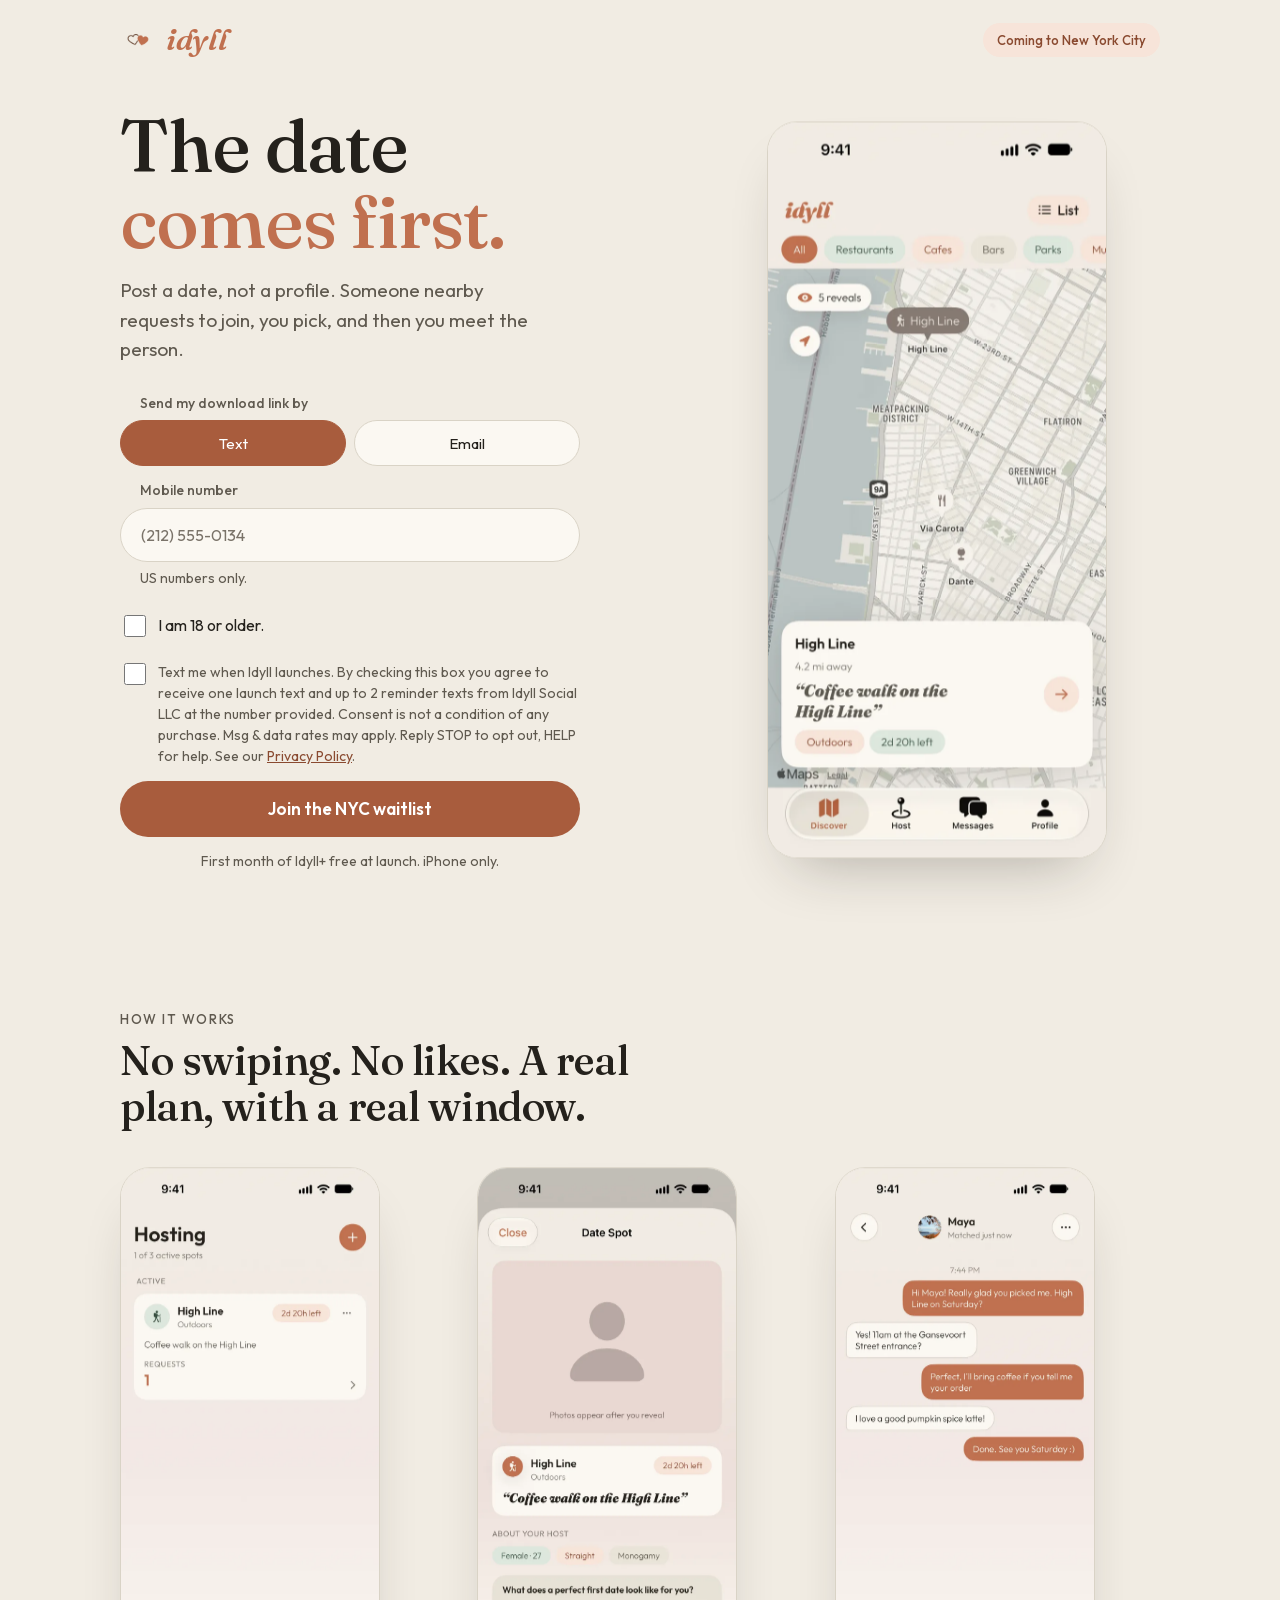
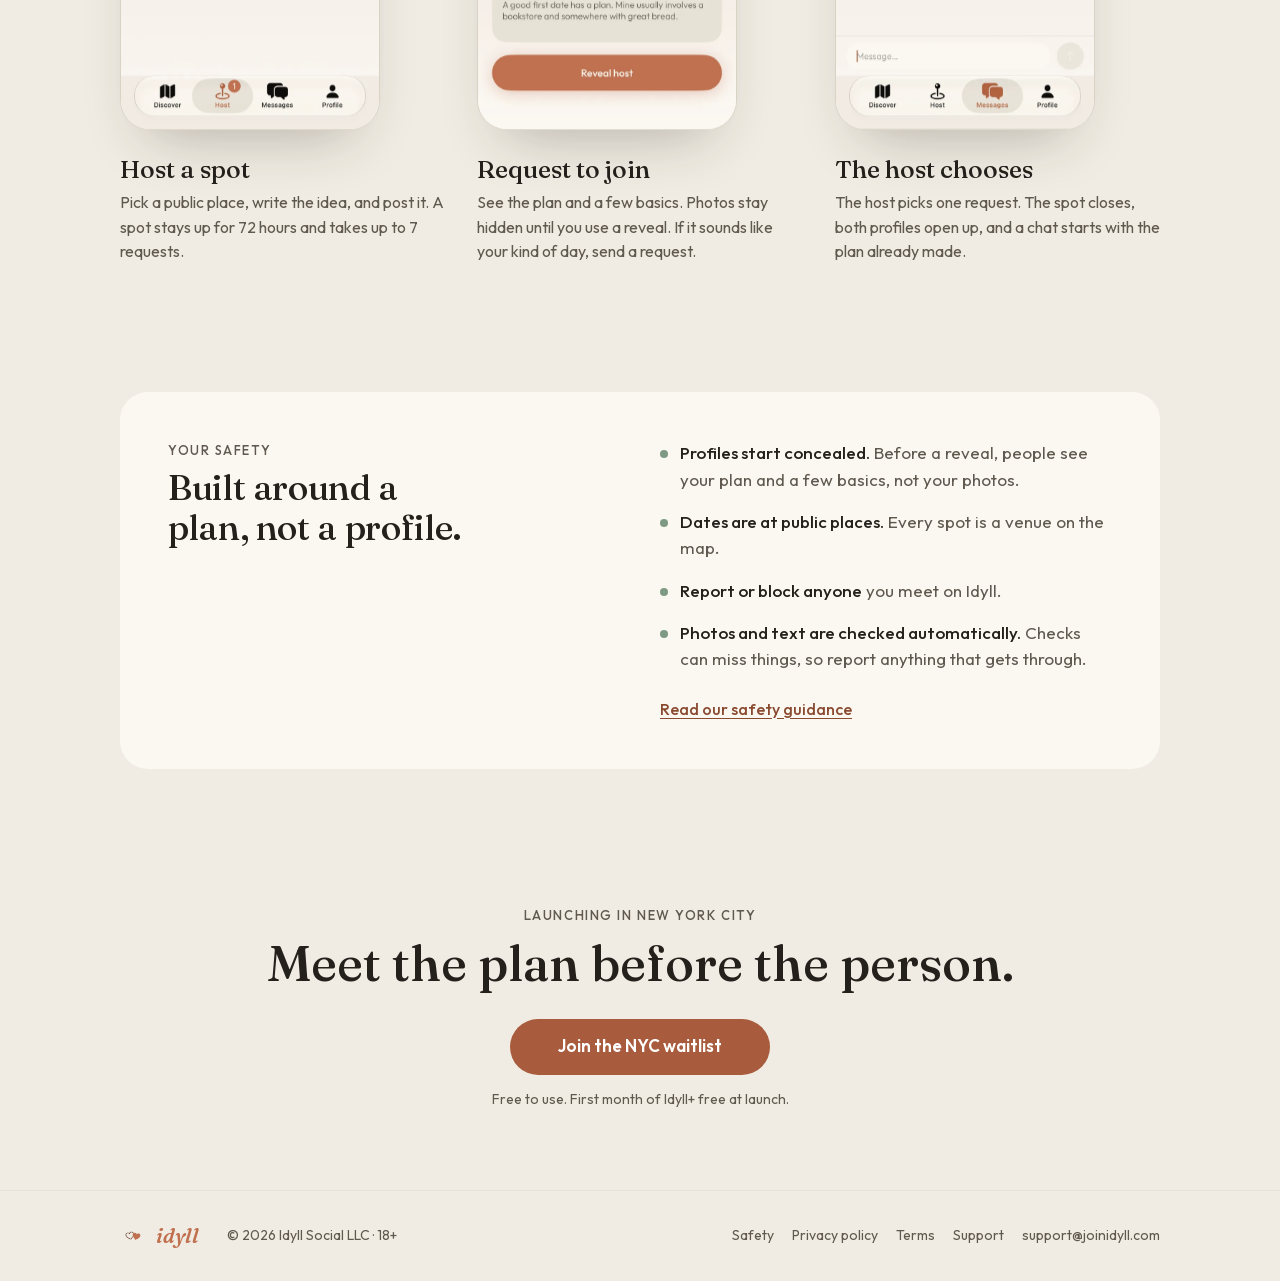
<file: index.html>
<!doctype html><html lang="en"><head><meta charset="utf-8"><meta name="viewport" content="width=device-width,initial-scale=1,viewport-fit=cover"><title>Idyll — The date comes first</title><meta name="description" content="Idyll is a dating app where you post a real date spot and the host picks who joins. Launching in New York City.">
<link rel="icon" type="image/png" sizes="32x32" href="/images/favicon-32.png">
<link rel="apple-touch-icon" href="/images/apple-touch-icon.png">
<link rel="stylesheet" href="/fonts/fonts.css">
<script>document.documentElement.classList.add('js')</script>
<style>
:root{
  --accent:#C0704F; --accent-strong:#A85C3D; --accent-press:#8F4E33; --accent-text:#8A4A30; --accent-soft:#F7E4D9;
  --ground:#F1ECE3; --card:#FBF8F2; --oat-deep:#E7E2D6; --hair:#D9D3C6; --sage:#7E9A84;
  --ink:#24211C; --ink-body:#5F594F;
  --error:#B0412C;
  --display:'Fraunces',Georgia,serif; --ui:'Outfit',system-ui,sans-serif;
  color-scheme:light;
}
*{box-sizing:border-box}
html{-webkit-text-size-adjust:100%}
body{margin:0;background:var(--ground);color:var(--ink);font-family:var(--ui);font-size:17px;line-height:1.55;-webkit-font-smoothing:antialiased}
.wrap{max-width:1080px;margin:0 auto;padding-left:max(20px,env(safe-area-inset-left,0px));padding-right:max(20px,env(safe-area-inset-right,0px))}
h1,h2,h3{text-wrap:balance;margin:0;font-variant-ligatures:none}
.hero h1,.sec h2,.again h2{font-variation-settings:'opsz' 48}
p{margin:0}
.eyebrow{font-size:13px;letter-spacing:.12em;text-transform:uppercase;color:var(--ink-body);font-weight:500}

.site-head .wrap{display:flex;align-items:center;justify-content:space-between;gap:12px;padding-block:22px}
.brand{display:flex;align-items:center;gap:10px;text-decoration:none}
.brand img{width:36px;height:36px;border-radius:9px}
.wordmark{font-family:var(--display);font-style:italic;font-weight:600;font-size:30px;color:var(--accent);line-height:1;letter-spacing:-.01em}
.pill{font-size:13px;font-weight:500;background:var(--accent-soft);color:var(--accent-text);padding:7px 14px;border-radius:999px;white-space:nowrap}

.hero .wrap{display:grid;grid-template-columns:1.1fr .9fr;gap:48px;align-items:center;padding-block:28px 72px}
.hero h1{font-family:var(--display);font-weight:500;font-size:clamp(44px,6.4vw,74px);line-height:1.03;letter-spacing:-.015em}
.hero h1 em{font-style:normal;color:var(--accent)}
.lede{font-size:19px;color:var(--ink-body);margin-top:16px;max-width:32ch}

form.capture{margin-top:28px;display:flex;flex-direction:column;gap:14px;max-width:460px}
.field{display:flex;flex-direction:column;gap:6px}
.field-label{font-size:14px;font-weight:500;color:var(--ink-body);padding-left:20px}
form.capture input[type=email],form.capture input[type=tel]{width:100%;font:inherit;font-size:16px;height:54px;padding:0 20px;border-radius:999px;border:1.5px solid var(--hair);background:var(--card);color:var(--ink);transition:border-color .15s,box-shadow .15s}
form.capture input::placeholder{color:#7A7369}
form.capture input[type=email]:focus,form.capture input[type=tel]:focus{outline:none;border-color:var(--accent-strong);box-shadow:0 0 0 4px var(--accent-soft)}
form.capture input[aria-invalid=true]{border-color:var(--error)}

.opts{border:0;margin:0;padding:0;min-width:0}
.opts legend{font-size:14px;font-weight:500;color:var(--ink-body);padding:0 0 6px 20px}
.opts-row{display:flex;gap:8px}
.opt{position:relative;flex:1}
.gender .opt:last-child{flex:1.3}
.opt input{position:absolute;opacity:0;width:1px;height:1px}
.opt span{display:flex;align-items:center;justify-content:center;height:46px;border-radius:999px;border:1.5px solid var(--hair);background:var(--card);color:var(--ink);font-size:15px;cursor:pointer;user-select:none;transition:background .15s,border-color .15s,color .15s,transform .12s}
.opt span:active{transform:scale(.97)}
.opt input:checked+span{background:var(--accent-strong);border-color:var(--accent-strong);color:#fff}
.opt input:focus-visible+span{box-shadow:0 0 0 4px var(--accent-soft)}
.js form.capture .opts.gender{display:none}
.js form.capture.engaged .opts.gender{display:block;animation:fadein .25s ease both}
.panel{display:flex;flex-direction:column;gap:12px}
.panel[hidden]{display:none}
.hint{font-size:14px;color:var(--ink-body);padding-left:20px}
.sms{display:flex;gap:12px;align-items:flex-start;font-size:14px;line-height:1.5;color:var(--ink-body);padding-left:4px;cursor:pointer}
.sms input{width:22px;height:22px;margin:1px 0 0;accent-color:var(--accent-strong);flex:none}
.sms a{color:var(--accent-text)}

.age{display:flex;gap:12px;align-items:center;min-height:44px;font-size:16px;padding-left:4px;cursor:pointer}
.age input{width:22px;height:22px;margin:0;accent-color:var(--accent-strong);flex:none}

.btn{display:flex;align-items:center;justify-content:center;font:inherit;font-size:17px;font-weight:600;height:56px;padding:0 28px;border-radius:999px;border:0;background:var(--accent-strong);color:#fff;cursor:pointer;text-decoration:none;-webkit-tap-highlight-color:transparent;transition:background .15s,transform .12s}
.btn:hover{background:#9C5334}
.btn:active{background:var(--accent-press);transform:scale(.98)}
.btn:focus-visible{outline:3px solid var(--accent-strong);outline-offset:3px}
.btn[aria-busy=true]{background:var(--accent-press);cursor:progress}
.fine{font-size:14px;color:var(--ink-body);text-align:center}
.err{font-size:15px;color:var(--error);padding-left:20px}
.err:empty{display:none}

.shot{margin:0;border-radius:30px;overflow:hidden;background:var(--card);border:1px solid var(--hair);box-shadow:0 30px 60px -28px rgba(36,33,28,.32)}
.shot img{display:block;width:100%;height:auto}
.drift{will-change:transform}
.hero .drift{width:min(340px,100%);margin-inline:auto}

.sec{padding-block:64px}
.sec-head{max-width:60ch;margin-bottom:40px}
.sec h2{font-family:var(--display);font-weight:500;font-size:clamp(30px,4vw,42px);line-height:1.1;letter-spacing:-.01em;margin-top:8px}
.steps{display:grid;grid-template-columns:repeat(3,1fr);gap:32px}
.step{display:flex;flex-direction:column;gap:22px}
.step .drift{width:min(260px,100%)}
.step h3{font-family:var(--display);font-weight:500;font-size:25px;line-height:1.2}
.step p{color:var(--ink-body);font-size:16px;max-width:32ch;margin-top:6px}

.calm{background:var(--card);border-radius:28px;padding:48px}
.calm-in{display:grid;grid-template-columns:1fr 1fr;gap:40px;align-items:start}
.calm h2{font-size:clamp(28px,3.4vw,36px)}
.calm ul{list-style:none;padding:0;margin:0;display:grid;gap:16px}
.calm li{display:flex;gap:12px;align-items:flex-start;color:var(--ink-body)}
.calm li::before{content:"";flex:none;width:8px;height:8px;margin-top:10px;border-radius:50%;background:var(--sage)}
.calm li b{color:var(--ink);font-weight:500}
.calm .more{margin-top:24px;font-size:16px}
.text-link{color:var(--accent-text);font-weight:500;text-underline-offset:3px}
.text-link:hover{color:var(--ink)}

.again{text-align:center;padding-block:72px 80px}
.again h2{font-family:var(--display);font-weight:500;font-size:clamp(32px,5vw,50px);line-height:1.1;margin-top:10px}
.again .btn{display:inline-flex;margin-top:28px;min-width:260px}
.again .fine{margin-top:14px}

.site-foot{border-top:1px solid var(--oat-deep)}
.site-foot .wrap{padding-block:28px;display:flex;flex-wrap:wrap;gap:14px 28px;align-items:center;font-size:14px;color:var(--ink-body)}
.site-foot .brand img{width:26px;height:26px;border-radius:7px}
.site-foot nav{display:flex;flex-wrap:wrap;gap:6px 18px;margin-left:auto}
.site-foot nav a{color:var(--ink-body);text-decoration:none;padding-block:6px}
.site-foot nav a:hover{color:var(--accent-text);text-decoration:underline}

@keyframes fadein{from{opacity:0;transform:translateY(-4px)}to{opacity:1;transform:none}}
@keyframes rise{from{opacity:.001;transform:translateY(14px)}to{opacity:1;transform:none}}
@media (prefers-reduced-motion:no-preference){
  html{scroll-behavior:smooth}
  .hero h1,.lede,.hero form,.hero .shot{animation:rise .7s cubic-bezier(.2,.7,.2,1) both}
  .lede{animation-delay:.08s}.hero form{animation-delay:.16s}.hero .shot{animation-delay:.22s}
  .js .reveal{opacity:0;transform:translateY(16px);transition:opacity .7s cubic-bezier(.2,.7,.2,1),transform .7s cubic-bezier(.2,.7,.2,1)}
  .js .reveal.in{opacity:1;transform:none}
}
@media (prefers-reduced-motion:reduce){
  .btn,.opt span{transition:none}
  .btn:active,.opt span:active{transform:none}
  .js form.capture.engaged .opts{animation:none}
}
@media (max-width:900px){
  .steps{grid-template-columns:1fr;gap:56px}
  .step{align-items:center;text-align:center}
  .step p{margin-inline:auto}
  .calm-in{grid-template-columns:1fr;gap:24px}
}
@media (max-width:760px){
  .hero .wrap{grid-template-columns:1fr;gap:44px;padding-block:12px 56px}
  .hero form.capture{max-width:none}
  .hero .drift{width:min(320px,88%)}
  .calm{padding:32px 22px}
  .again .btn{width:100%}
}
</style>
</head><body>
<header class="site-head"><div class="wrap">
  <a class="brand" href="/"><img src="/images/icon.png" width="36" height="36" alt=""><span class="wordmark">idyll</span></a>
  <span class="pill">Coming to New York City</span>
</div></header>

<main>
<section class="hero" id="top"><div class="wrap">
  <div>
    <h1>The date <em>comes first.</em></h1>
    <p class="lede">Post a date, not a profile. Someone nearby requests to join, you pick, and then you meet the person.</p>
    <form class="capture" id="join" method="POST" action="/subscribe" novalidate>
      <fieldset class="opts channel">
        <legend>Send my download link by</legend>
        <div class="opts-row">
          <label class="opt"><input type="radio" name="channel" value="text" checked><span>Text</span></label>
          <label class="opt"><input type="radio" name="channel" value="email"><span>Email</span></label>
        </div>
      </fieldset>
      <div class="panel" data-channel="text">
        <div class="field">
          <label class="field-label" for="phone">Mobile number</label>
          <input id="phone" name="phone" type="tel" autocomplete="tel" inputmode="tel" placeholder="(212) 555-0134" aria-describedby="phone-hint join-err">
          <span class="hint" id="phone-hint">US numbers only.</span>
        </div>
      </div>
      <div class="panel" data-channel="email">
        <div class="field">
          <label class="field-label" for="email">Email</label>
          <input id="email" name="email" type="email" autocomplete="email" inputmode="email" placeholder="you@email.com" aria-describedby="join-err">
        </div>
      </div>
      <fieldset class="opts gender">
        <legend>I am (optional)</legend>
        <div class="opts-row">
          <label class="opt"><input type="radio" name="gender" value="woman"><span>Woman</span></label>
          <label class="opt"><input type="radio" name="gender" value="man"><span>Man</span></label>
          <label class="opt"><input type="radio" name="gender" value="nonbinary"><span>Non-binary</span></label>
        </div>
      </fieldset>
      <label class="age"><input type="checkbox" name="age18" value="yes" required> I am 18 or older.</label>
      <div class="panel" data-channel="text">
        <label class="sms"><input type="checkbox" name="sms_consent" value="yes"> <span>Text me when Idyll launches. By checking this box you agree to receive one launch text and up to 2 reminder texts from Idyll Social LLC at the number provided. Consent is not a condition of any purchase. Msg &amp; data rates may apply. Reply STOP to opt out, HELP for help. See our <a href="/privacy">Privacy Policy</a>.</span></label>
      </div>
      <p class="err" id="join-err" role="alert"></p>
      <button class="btn" type="submit">Join the NYC waitlist</button>
      <p class="fine">First month of Idyll+ free at launch. iPhone only.</p>
    </form>
  </div>
  <div class="drift"><figure class="shot"><img src="/images/discover.webp" width="720" height="1565" alt="Idyll's Discover map of lower Manhattan, showing a date spot for a coffee walk on the High Line." fetchpriority="high"></figure></div>
</div></section>

<section class="sec"><div class="wrap">
  <div class="sec-head reveal">
    <p class="eyebrow">How it works</p>
    <h2>No swiping. No likes. A real plan, with a real window.</h2>
  </div>
  <div class="steps">
    <div class="step reveal">
      <div class="drift"><figure class="shot"><img src="/images/hosting.webp" width="720" height="1565" alt="The Hosting screen, with one active spot and one request." loading="lazy"></figure></div>
      <div><h3>Host a spot</h3><p>Pick a public place, write the idea, and post it. A spot stays up for 72 hours and takes up to 7 requests.</p></div>
    </div>
    <div class="step reveal">
      <div class="drift"><figure class="shot"><img src="/images/date-spot.webp" width="720" height="1565" alt="A date spot with the host's photos hidden, showing only the plan and a few basics." loading="lazy"></figure></div>
      <div><h3>Request to join</h3><p>See the plan and a few basics. Photos stay hidden until you use a reveal. If it sounds like your kind of day, send a request.</p></div>
    </div>
    <div class="step reveal">
      <div class="drift"><figure class="shot"><img src="/images/messages.webp" width="720" height="1565" alt="A chat that has just opened, confirming the time and place for the walk." loading="lazy"></figure></div>
      <div><h3>The host chooses</h3><p>The host picks one request. The spot closes, both profiles open up, and a chat starts with the plan already made.</p></div>
    </div>
  </div>
</div></section>

<section class="sec"><div class="wrap"><div class="calm reveal"><div class="calm-in">
  <div>
    <p class="eyebrow">Your safety</p>
    <h2>Built around a plan, not a profile.</h2>
  </div>
  <div>
    <ul>
      <li><span><b>Profiles start concealed.</b> Before a reveal, people see your plan and a few basics, not your photos.</span></li>
      <li><span><b>Dates are at public places.</b> Every spot is a venue on the map.</span></li>
      <li><span><b>Report or block anyone</b> you meet on Idyll.</span></li>
      <li><span><b>Photos and text are checked automatically.</b> Checks can miss things, so report anything that gets through.</span></li>
    </ul>
    <p class="more"><a class="text-link" href="/safety">Read our safety guidance</a></p>
  </div>
</div></div></div></section>

<section class="again"><div class="wrap reveal">
  <p class="eyebrow">Launching in New York City</p>
  <h2>Meet the plan before the person.</h2>
  <a class="btn" href="#" id="to-top">Join the NYC waitlist</a>
  <p class="fine">Free to use. First month of Idyll+ free at launch.</p>
</div></section>
</main>

<footer class="site-foot"><div class="wrap">
  <a class="brand" href="/"><img src="/images/icon.png" width="26" height="26" alt=""><span class="wordmark" style="font-size:20px">idyll</span></a>
  <span>© 2026 Idyll Social LLC · 18+</span>
  <nav aria-label="Footer"><a href="/safety">Safety</a><a href="/privacy">Privacy policy</a><a href="/terms">Terms</a><a href="/support">Support</a><a href="mailto:support@joinidyll.com">support@joinidyll.com</a></nav>
</div></footer>

<script>
(function () {
  var form = document.getElementById('join');
  var email = form.querySelector('[name=email]');
  var phone = form.querySelector('[name=phone]');
  var consent = form.querySelector('[name=sms_consent]');
  var age = form.querySelector('[name=age18]');
  var err = document.getElementById('join-err');
  var btn = form.querySelector('button[type=submit]');
  var panels = form.querySelectorAll('.panel');

  function channel() { return form.querySelector('[name=channel]:checked').value; }
  function showChannel() {
    var c = channel();
    panels.forEach(function (p) {
      var on = p.getAttribute('data-channel') === c;
      p.hidden = !on;
      p.querySelectorAll('input').forEach(function (i) { i.disabled = !on; });
    });
  }
  form.querySelectorAll('[name=channel]').forEach(function (r) {
    r.addEventListener('change', function () { showChannel(); clearErr(); engage(); });
  });
  showChannel();

  function engage() { form.classList.add('engaged'); }
  [email, phone].forEach(function (i) {
    i.addEventListener('focus', engage);
    i.addEventListener('input', engage);
    if (i.value) engage();
  });

  function clearErr() { err.textContent = ''; email.removeAttribute('aria-invalid'); phone.removeAttribute('aria-invalid'); }
  [email, phone].forEach(function (i) { i.addEventListener('input', clearErr); });
  [consent, age].forEach(function (i) { i.addEventListener('change', clearErr); });

  if (/[?&]err=1/.test(location.search)) {
    engage();
    err.textContent = "That didn't go through. Check your number or email, and confirm you're 18 or older.";
  }

  form.addEventListener('submit', function (e) {
    var msg = '', focusOn = null;
    var texting = channel() === 'text';
    if (texting) {
      var d = phone.value.replace(/\D/g, '');
      if (!(d.length === 10 || (d.length === 11 && d[0] === '1'))) { msg = 'Enter a US mobile number.'; focusOn = phone; phone.setAttribute('aria-invalid', 'true'); }
    } else if (!/^[^\s@]+@[^\s@]+\.[^\s@]+$/.test(email.value.trim())) {
      msg = 'Enter your email address.'; focusOn = email; email.setAttribute('aria-invalid', 'true');
    }
    if (!msg && !age.checked) { msg = "Confirm you're 18 or older."; focusOn = age; }
    if (!msg && texting && !consent.checked) { msg = 'Tick the box so we can text you.'; focusOn = consent; }
    if (msg) { e.preventDefault(); err.textContent = msg; focusOn.focus(); return; }
    if (btn.getAttribute('aria-busy') === 'true') { e.preventDefault(); return; }
    btn.setAttribute('aria-busy', 'true');
    btn.textContent = 'Joining…';
  });

  window.addEventListener('pageshow', function () {
    btn.removeAttribute('aria-busy');
    btn.textContent = 'Join the NYC waitlist';
  });

  var still = window.matchMedia('(prefers-reduced-motion: reduce)').matches;

  document.getElementById('to-top').addEventListener('click', function (e) {
    e.preventDefault();
    window.scrollTo({ top: 0, behavior: still ? 'auto' : 'smooth' });
  });
  var items = document.querySelectorAll('.reveal');
  if (still || !('IntersectionObserver' in window)) {
    items.forEach(function (el) { el.classList.add('in'); });
  } else {
    var io = new IntersectionObserver(function (entries) {
      entries.forEach(function (en) {
        if (en.isIntersecting) { en.target.classList.add('in'); io.unobserve(en.target); }
      });
    }, { rootMargin: '0px 0px -10% 0px' });
    items.forEach(function (el) { io.observe(el); });
  }

  if (!still) {
    var shots = document.querySelectorAll('.drift');
    var ticking = false;
    function drift() {
      var vh = window.innerHeight;
      shots.forEach(function (img) {
        var r = img.getBoundingClientRect();
        if (r.bottom < 0 || r.top > vh) return;
        var t = ((r.top + r.height / 2) - vh / 2) / vh;
        img.style.transform = 'translateY(' + (t * -14).toFixed(1) + 'px)';
      });
      ticking = false;
    }
    window.addEventListener('scroll', function () {
      if (!ticking) { ticking = true; requestAnimationFrame(drift); }
    }, { passive: true });
    window.addEventListener('resize', drift);
    drift();
  }
})();
</script>
</body></html>
</file>
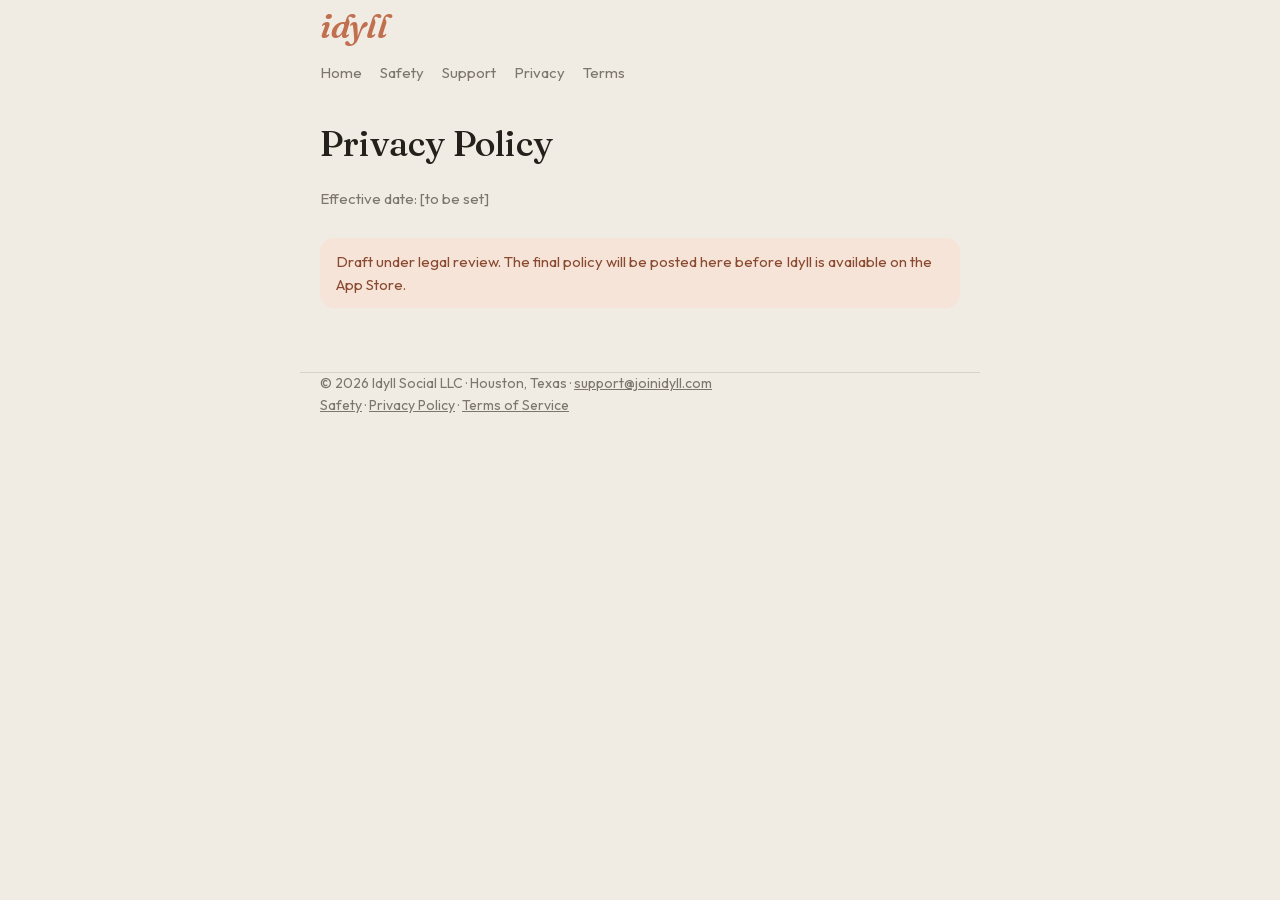
<file: privacy/index.html>
<!doctype html><html lang="en"><head><title>Privacy Policy — Idyll</title><meta charset="utf-8"><meta name="viewport" content="width=device-width,initial-scale=1"><link rel="stylesheet" href="/fonts/fonts.css"><link rel="stylesheet" href="/styles.css?v=2"></head><body>
<header class="wrap"><a class="wordmark" href="/">idyll</a><nav style="margin-top:8px"><a href="/">Home</a><a href="/safety">Safety</a><a href="/support">Support</a><a href="/privacy">Privacy</a><a href="/terms">Terms</a></nav></header>
<main class="wrap doc">
<h1>Privacy Policy</h1>
<p class="meta">Effective date: [to be set]</p>
<div class="notice">Draft under legal review. The final policy will be posted here before Idyll is available on the App Store.</div>
<!-- PASTE FINAL PRIVACY POLICY HTML BELOW THIS LINE -->
</main>
<footer class="wrap">© 2026 Idyll Social LLC · Houston, Texas · <a href="mailto:support@joinidyll.com">support@joinidyll.com</a><br><a href="/safety">Safety</a> · <a href="/privacy">Privacy Policy</a> · <a href="/terms">Terms of Service</a></footer>
</body></html>
</file>
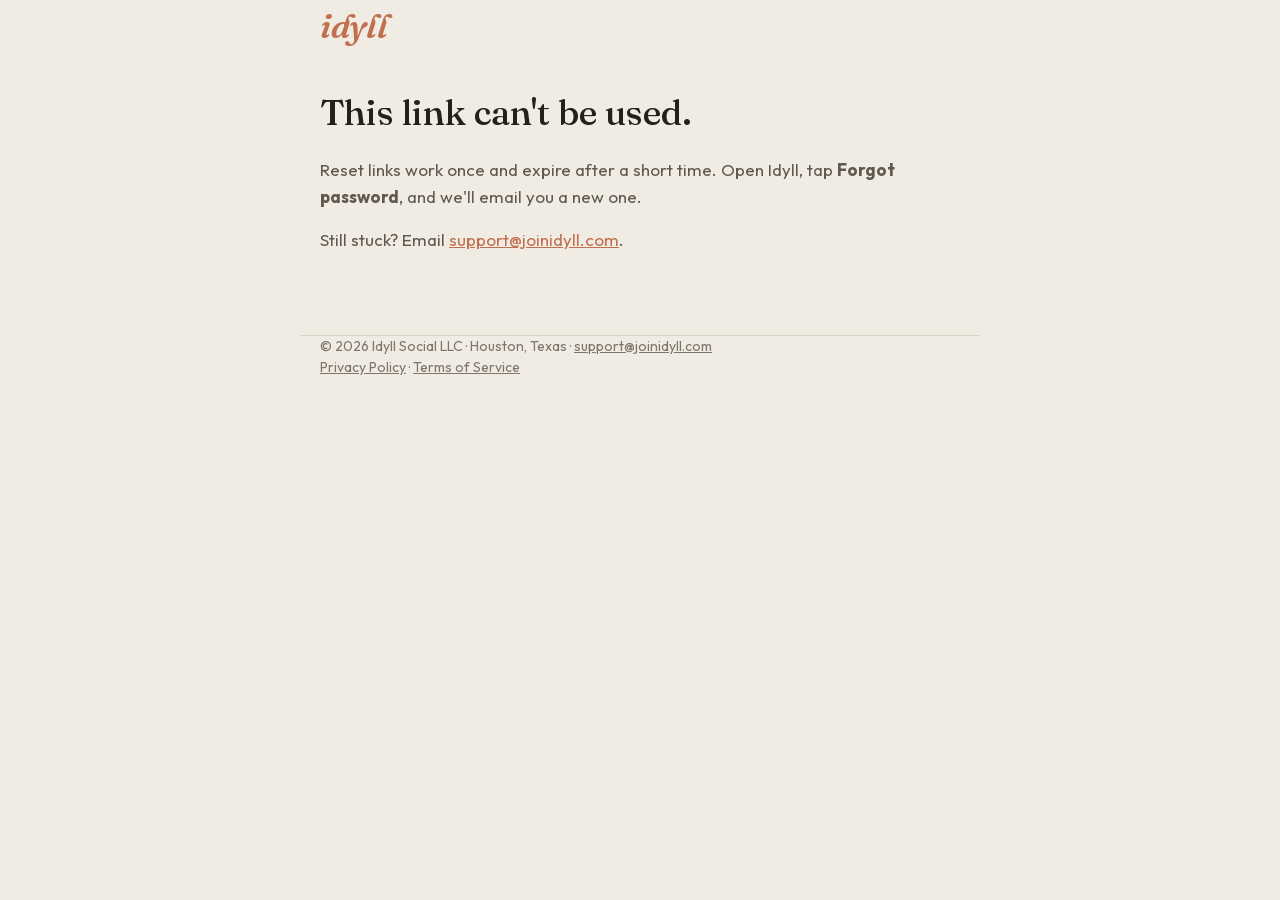
<file: reset/index.html>
<!doctype html><html lang="en"><head><title>Reset your password — Idyll</title><meta charset="utf-8"><meta name="viewport" content="width=device-width,initial-scale=1"><meta name="robots" content="noindex"><meta name="referrer" content="no-referrer"><link rel="stylesheet" href="/fonts/fonts.css"><link rel="stylesheet" href="/styles.css?v=2">
<style>
main.doc{padding-left:20px;padding-right:20px}
.reset-card{max-width:440px;margin-top:24px}
.reset-card form{display:block}
.reset-card label{display:block;font-size:15px;font-weight:500;color:var(--ink);margin:0 0 6px}
.reset-card .field{margin-bottom:16px}
.reset-card input[type=password],.reset-card input[type=text]{width:100%;min-height:48px;border:1px solid var(--hair);border-radius:14px;padding:0 14px;font:inherit;background:#fff;color:var(--ink)}
.reset-card input:focus{outline:2px solid var(--accent);outline-offset:1px}
.reset-card button{width:100%}
.reset-card button[disabled]{opacity:.6;cursor:default}
.reset-card .show{display:flex;align-items:center;gap:8px;font-size:15px;font-weight:400;color:var(--body);margin:-4px 0 18px;min-height:44px;cursor:pointer}
.reset-card .show input{width:20px;height:20px;accent-color:var(--accent)}
.msg{border-radius:14px;padding:12px 16px;font-size:15px;margin:0 0 16px;background:#F6DDD6;color:var(--dest)}
[hidden]{display:none!important}
</style></head><body>
<header class="wrap"><a class="wordmark" href="/">idyll</a></header>
<main class="wrap doc">

<section id="view-form" hidden>
<h1>Choose a new password</h1>
<p>Enter a new password for your Idyll account.</p>
<div class="card reset-card">
<p class="msg" id="msg" role="alert" hidden></p>
<form id="form" novalidate>
<div class="field"><label for="pw">New password</label><input id="pw" type="password" autocomplete="new-password" required></div>
<div class="field"><label for="pw2">Confirm new password</label><input id="pw2" type="password" autocomplete="new-password" required></div>
<label class="show"><input id="show" type="checkbox"> Show passwords</label>
<button id="go" type="submit">Update password</button>
</form>
</div>
</section>

<section id="view-done" hidden>
<h1>Password updated.</h1>
<p>Open Idyll on your phone and sign in with your new password.</p>
</section>

<section id="view-bad" hidden>
<h1>This link can't be used.</h1>
<p>Reset links work once and expire after a short time. Open Idyll, tap <b>Forgot password</b>, and we'll email you a new one.</p>
<p>Still stuck? Email <a href="mailto:support@joinidyll.com">support@joinidyll.com</a>.</p>
</section>

<noscript><h1>Turn on JavaScript</h1><p>This page needs JavaScript to reset your password.</p></noscript>
</main>
<footer class="wrap">© 2026 Idyll Social LLC · Houston, Texas · <a href="mailto:support@joinidyll.com">support@joinidyll.com</a><br><a href="/privacy">Privacy Policy</a> · <a href="/terms">Terms of Service</a></footer>

<script>
(function () {
  var $ = function (id) { return document.getElementById(id); };
  var show = function (id) {
    ["view-form", "view-done", "view-bad"].forEach(function (v) { $(v).hidden = v !== id; });
  };

  // Read the one-time token from the link, then remove it from the address bar and history.
  var params = new URLSearchParams(window.location.search);
  var tokenHash = params.get("token_hash") || "";
  var accessToken = "";
  try { history.replaceState(null, "", "/reset"); } catch (e) {}

  if (!tokenHash) { show("view-bad"); return; }
  show("view-form");

  var msg = $("msg"), pw = $("pw"), pw2 = $("pw2"), go = $("go");
  var say = function (text) { msg.textContent = text; msg.hidden = !text; };

  $("show").addEventListener("change", function (e) {
    pw.type = pw2.type = e.target.checked ? "text" : "password";
  });

  $("form").addEventListener("submit", function (e) {
    e.preventDefault();
    say("");
    if (pw.value.length < 6) { say("Use at least 6 characters."); pw.focus(); return; }
    if (pw.value !== pw2.value) { say("Those passwords don't match."); pw2.focus(); return; }

    go.disabled = true; go.textContent = "Updating…";
    var body = accessToken
      ? { access_token: accessToken, password: pw.value }
      : { token_hash: tokenHash, password: pw.value };

    fetch("/api/reset", {
      method: "POST",
      headers: { "content-type": "application/json" },
      body: JSON.stringify(body)
    })
      .then(function (r) { return r.json().catch(function () { return { error: "server" }; }); })
      .then(function (res) {
        if (res.ok) { pw.value = pw2.value = ""; show("view-done"); return; }
        if (res.error === "link_invalid") { show("view-bad"); return; }
        if (res.error === "password_rejected") {
          accessToken = res.access_token || accessToken;
          say(res.message || "That password can't be used. Try a different one.");
        } else {
          say("Something went wrong. Please try again.");
        }
        go.disabled = false; go.textContent = "Update password";
      })
      .catch(function () {
        say("Couldn't reach Idyll. Check your connection and try again.");
        go.disabled = false; go.textContent = "Update password";
      });
  });
})();
</script>
</body></html>
</file>
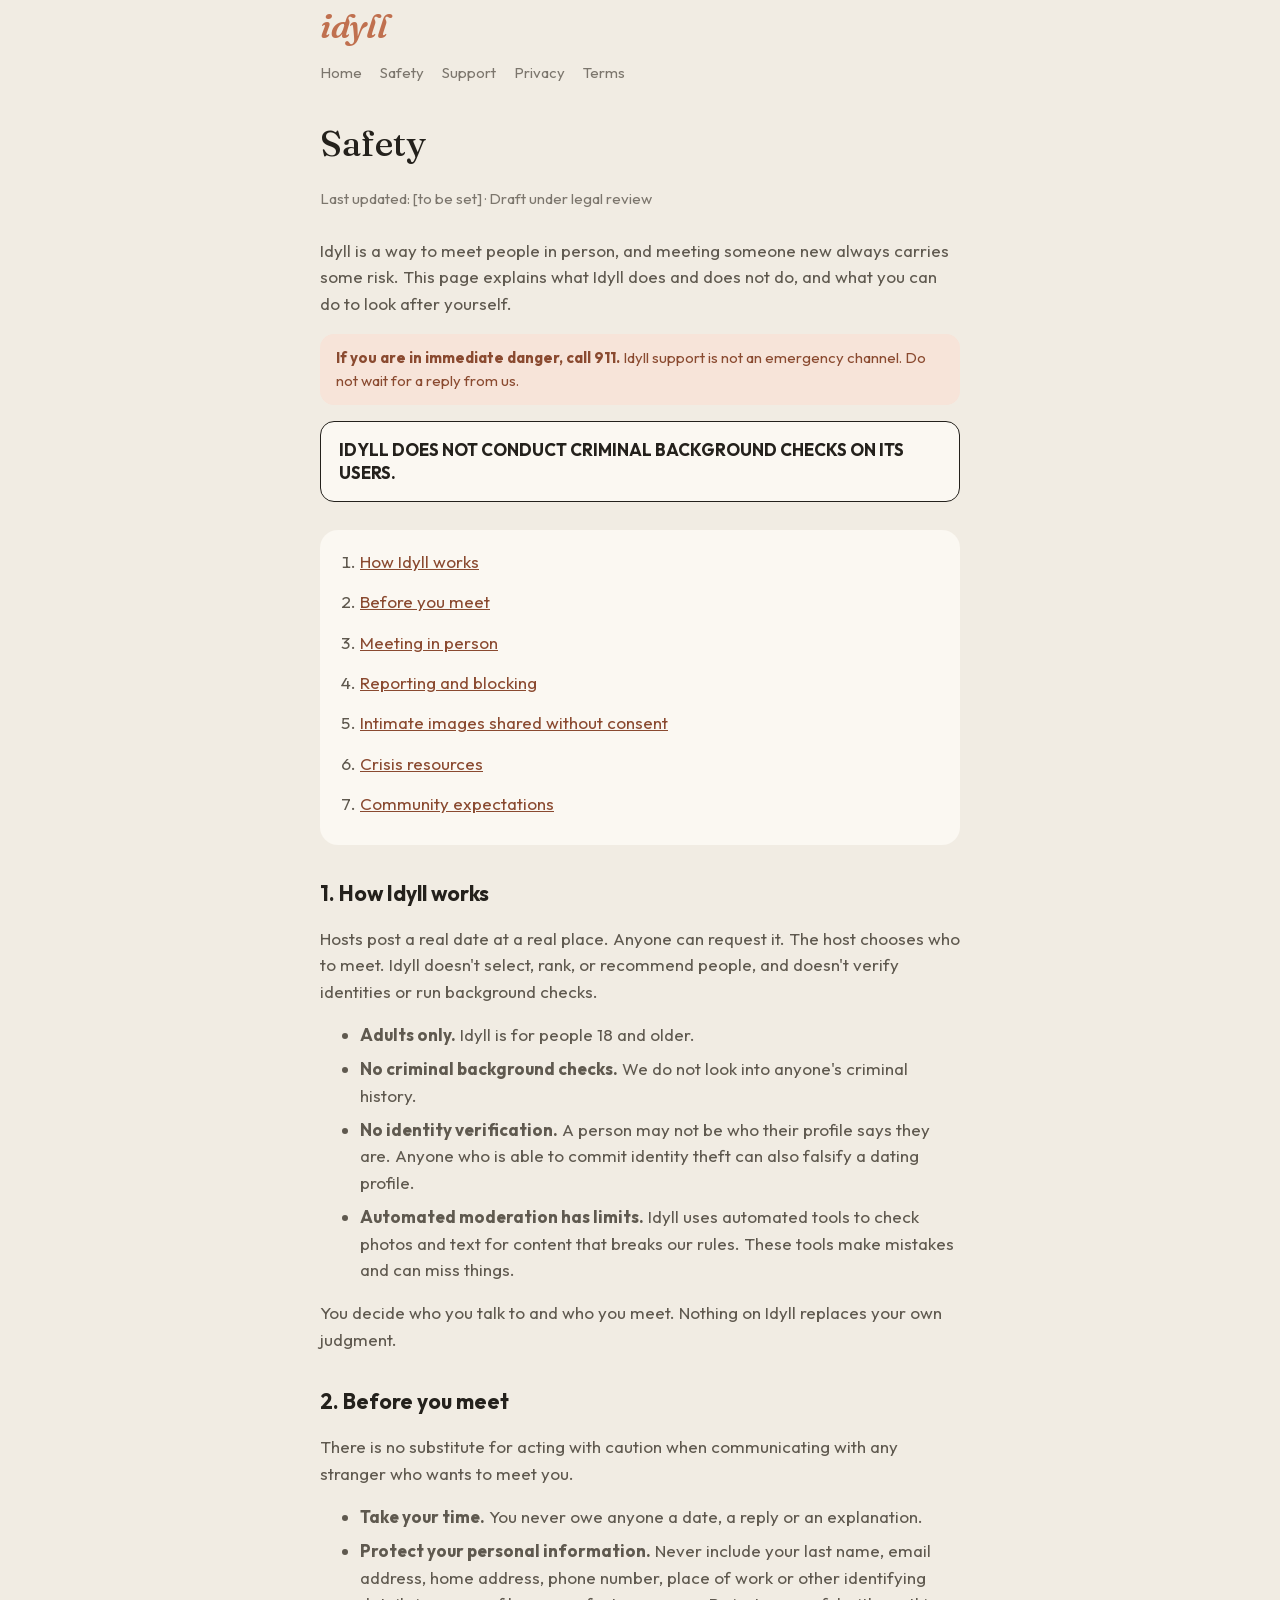
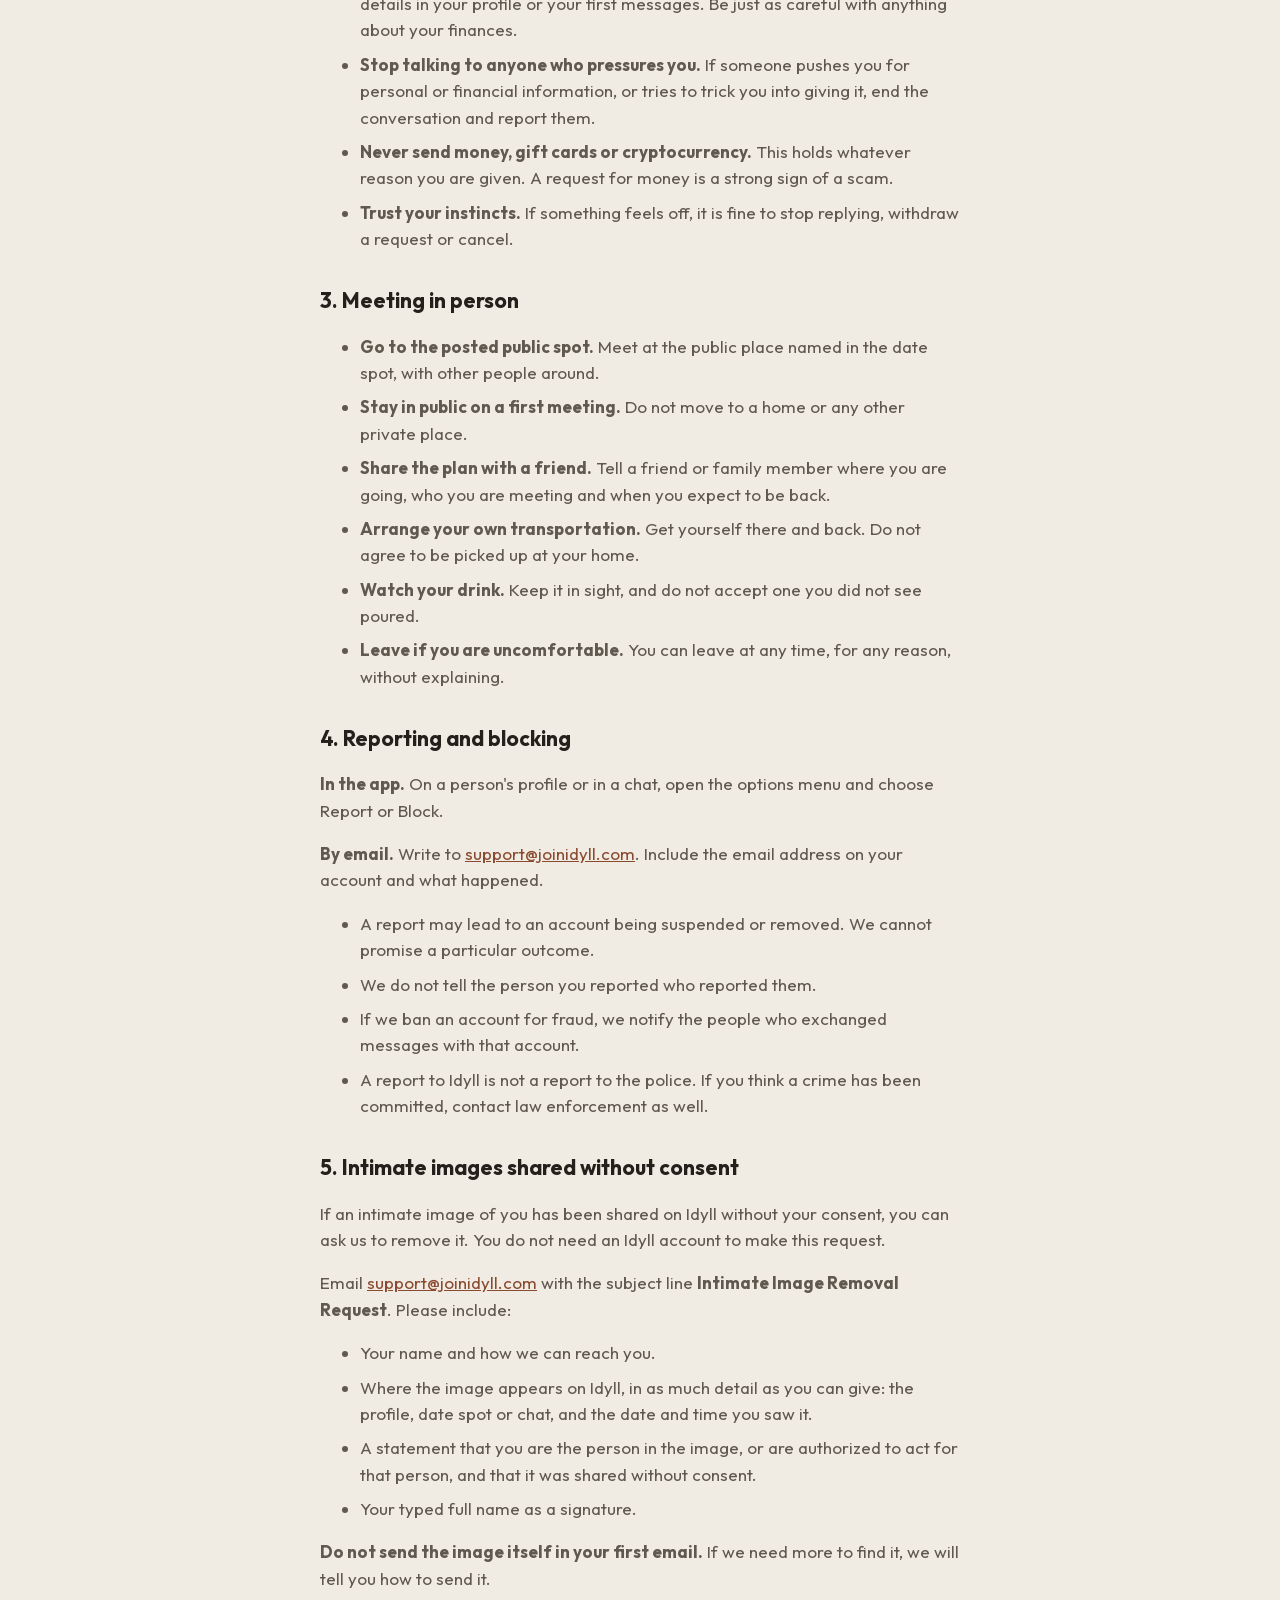
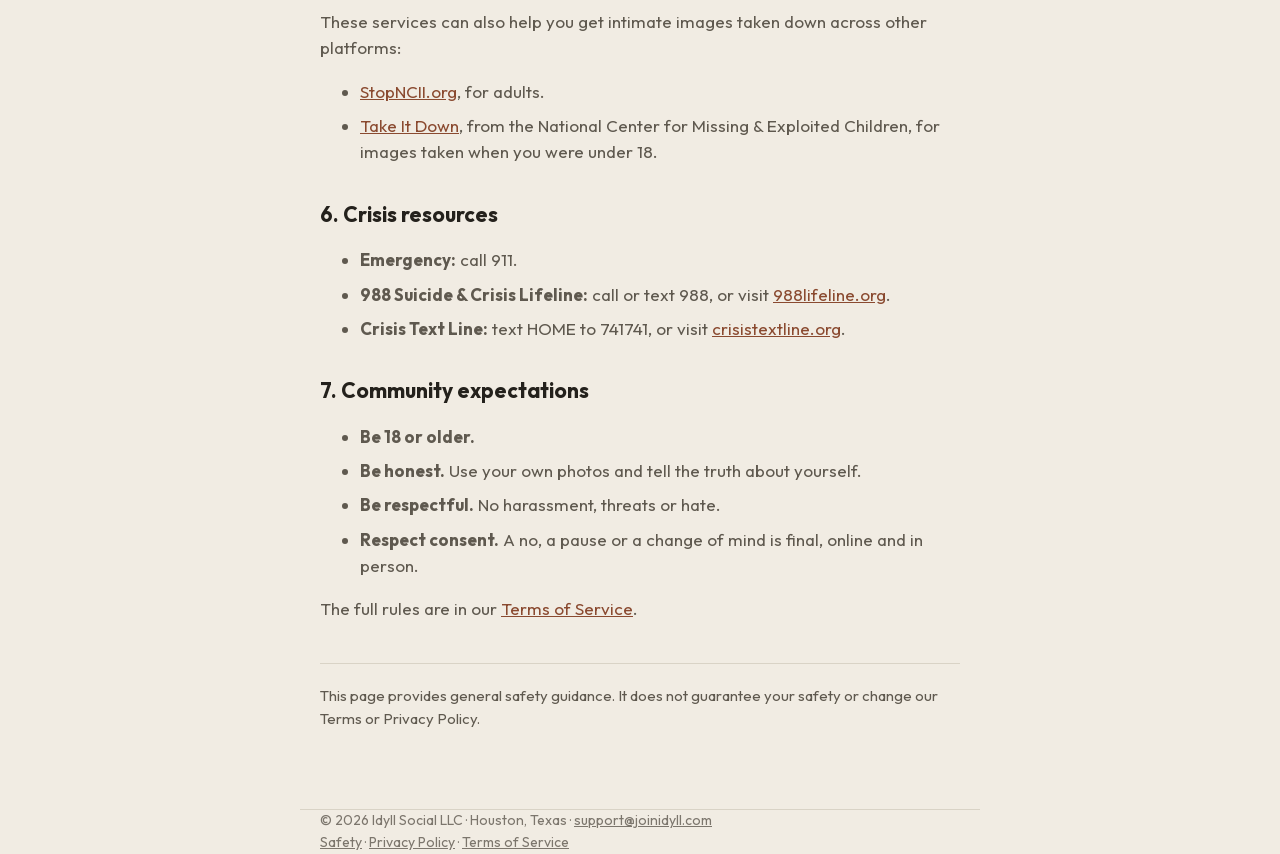
<file: safety/index.html>
<!doctype html><html lang="en"><head><title>Safety — Idyll</title><meta charset="utf-8"><meta name="viewport" content="width=device-width,initial-scale=1"><meta name="description" content="How Idyll works, what it does not do, and how to look after yourself before and during a date."><link rel="stylesheet" href="/fonts/fonts.css"><link rel="stylesheet" href="/styles.css?v=2">
<style>
main.safety a{color:#8A4A30}
main.safety a:hover{color:#24211C}
main.safety .urgent{margin:0 0 16px}
main.safety .disclosure{background:var(--cream);border:1.5px solid var(--ink);border-radius:14px;padding:16px 18px;margin:0 0 28px;font-size:17px;font-weight:700;line-height:1.4;color:var(--ink)}
main.safety .contents{background:var(--cream);border-radius:18px;padding:16px 20px 16px 40px;margin:0 0 8px}
main.safety .contents li{padding:3px 0}
main.safety h2{scroll-margin-top:16px}
main.safety li{margin-bottom:8px}
main.safety .closing{border-top:1px solid var(--hair);margin-top:40px;padding-top:20px;font-size:15px}
</style>
</head><body>
<header class="wrap"><a class="wordmark" href="/">idyll</a><nav style="margin-top:8px"><a href="/">Home</a><a href="/safety">Safety</a><a href="/support">Support</a><a href="/privacy">Privacy</a><a href="/terms">Terms</a></nav></header>
<main class="wrap doc safety">
<h1>Safety</h1>
<p class="meta">Last updated: [to be set] · Draft under legal review</p>

<p>Idyll is a way to meet people in person, and meeting someone new always carries some risk. This page explains what Idyll does and does not do, and what you can do to look after yourself.</p>

<div class="notice urgent" role="note"><strong>If you are in immediate danger, call 911.</strong> Idyll support is not an emergency channel. Do not wait for a reply from us.</div>

<p class="disclosure">IDYLL DOES NOT CONDUCT CRIMINAL BACKGROUND CHECKS ON ITS USERS.</p>

<ol class="contents">
<li><a href="#how">How Idyll works</a></li>
<li><a href="#before">Before you meet</a></li>
<li><a href="#meeting">Meeting in person</a></li>
<li><a href="#reporting">Reporting and blocking</a></li>
<li><a href="#images">Intimate images shared without consent</a></li>
<li><a href="#crisis">Crisis resources</a></li>
<li><a href="#community">Community expectations</a></li>
</ol>

<h2 id="how">1. How Idyll works</h2>
<p>Hosts post a real date at a real place. Anyone can request it. The host chooses who to meet. Idyll doesn't select, rank, or recommend people, and doesn't verify identities or run background checks.</p>
<ul>
<li><strong>Adults only.</strong> Idyll is for people 18 and older.</li>
<li><strong>No criminal background checks.</strong> We do not look into anyone's criminal history.</li>
<li><strong>No identity verification.</strong> A person may not be who their profile says they are. Anyone who is able to commit identity theft can also falsify a dating profile.</li>
<li><strong>Automated moderation has limits.</strong> Idyll uses automated tools to check photos and text for content that breaks our rules. These tools make mistakes and can miss things.</li>
</ul>
<p>You decide who you talk to and who you meet. Nothing on Idyll replaces your own judgment.</p>

<h2 id="before">2. Before you meet</h2>
<p>There is no substitute for acting with caution when communicating with any stranger who wants to meet you.</p>
<ul>
<li><strong>Take your time.</strong> You never owe anyone a date, a reply or an explanation.</li>
<li><strong>Protect your personal information.</strong> Never include your last name, email address, home address, phone number, place of work or other identifying details in your profile or your first messages. Be just as careful with anything about your finances.</li>
<li><strong>Stop talking to anyone who pressures you.</strong> If someone pushes you for personal or financial information, or tries to trick you into giving it, end the conversation and report them.</li>
<li><strong>Never send money, gift cards or cryptocurrency.</strong> This holds whatever reason you are given. A request for money is a strong sign of a scam.</li>
<li><strong>Trust your instincts.</strong> If something feels off, it is fine to stop replying, withdraw a request or cancel.</li>
</ul>

<h2 id="meeting">3. Meeting in person</h2>
<ul>
<li><strong>Go to the posted public spot.</strong> Meet at the public place named in the date spot, with other people around.</li>
<li><strong>Stay in public on a first meeting.</strong> Do not move to a home or any other private place.</li>
<li><strong>Share the plan with a friend.</strong> Tell a friend or family member where you are going, who you are meeting and when you expect to be back.</li>
<li><strong>Arrange your own transportation.</strong> Get yourself there and back. Do not agree to be picked up at your home.</li>
<li><strong>Watch your drink.</strong> Keep it in sight, and do not accept one you did not see poured.</li>
<li><strong>Leave if you are uncomfortable.</strong> You can leave at any time, for any reason, without explaining.</li>
</ul>

<h2 id="reporting">4. Reporting and blocking</h2>
<p><strong>In the app.</strong> On a person's profile or in a chat, open the options menu and choose Report or Block.</p>
<p><strong>By email.</strong> Write to <a href="mailto:support@joinidyll.com">support@joinidyll.com</a>. Include the email address on your account and what happened.</p>
<ul>
<li>A report may lead to an account being suspended or removed. We cannot promise a particular outcome.</li>
<li>We do not tell the person you reported who reported them.</li>
<li>If we ban an account for fraud, we notify the people who exchanged messages with that account.</li>
<li>A report to Idyll is not a report to the police. If you think a crime has been committed, contact law enforcement as well.</li>
</ul>

<h2 id="images">5. Intimate images shared without consent</h2>
<p>If an intimate image of you has been shared on Idyll without your consent, you can ask us to remove it. You do not need an Idyll account to make this request.</p>
<p>Email <a href="mailto:support@joinidyll.com?subject=Intimate%20Image%20Removal%20Request">support@joinidyll.com</a> with the subject line <strong>Intimate Image Removal Request</strong>. Please include:</p>
<ul>
<li>Your name and how we can reach you.</li>
<li>Where the image appears on Idyll, in as much detail as you can give: the profile, date spot or chat, and the date and time you saw it.</li>
<li>A statement that you are the person in the image, or are authorized to act for that person, and that it was shared without consent.</li>
<li>Your typed full name as a signature.</li>
</ul>
<p><strong>Do not send the image itself in your first email.</strong> If we need more to find it, we will tell you how to send it.</p>
<p>These services can also help you get intimate images taken down across other platforms:</p>
<ul>
<li><a href="https://stopncii.org" rel="noopener">StopNCII.org</a>, for adults.</li>
<li><a href="https://takeitdown.ncmec.org" rel="noopener">Take It Down</a>, from the National Center for Missing &amp; Exploited Children, for images taken when you were under 18.</li>
</ul>

<h2 id="crisis">6. Crisis resources</h2>
<ul>
<li><strong>Emergency:</strong> call 911.</li>
<li><strong>988 Suicide &amp; Crisis Lifeline:</strong> call or text 988, or visit <a href="https://988lifeline.org" rel="noopener">988lifeline.org</a>.</li>
<li><strong>Crisis Text Line:</strong> text HOME to 741741, or visit <a href="https://www.crisistextline.org" rel="noopener">crisistextline.org</a>.</li>
</ul>

<h2 id="community">7. Community expectations</h2>
<ul>
<li><strong>Be 18 or older.</strong></li>
<li><strong>Be honest.</strong> Use your own photos and tell the truth about yourself.</li>
<li><strong>Be respectful.</strong> No harassment, threats or hate.</li>
<li><strong>Respect consent.</strong> A no, a pause or a change of mind is final, online and in person.</li>
</ul>
<p>The full rules are in our <a href="/terms">Terms of Service</a>.</p>

<p class="closing">This page provides general safety guidance. It does not guarantee your safety or change our Terms or Privacy Policy.</p>
</main>
<footer class="wrap">© 2026 Idyll Social LLC · Houston, Texas · <a href="mailto:support@joinidyll.com">support@joinidyll.com</a><br><a href="/safety">Safety</a> · <a href="/privacy">Privacy Policy</a> · <a href="/terms">Terms of Service</a></footer>
</body></html>
</file>
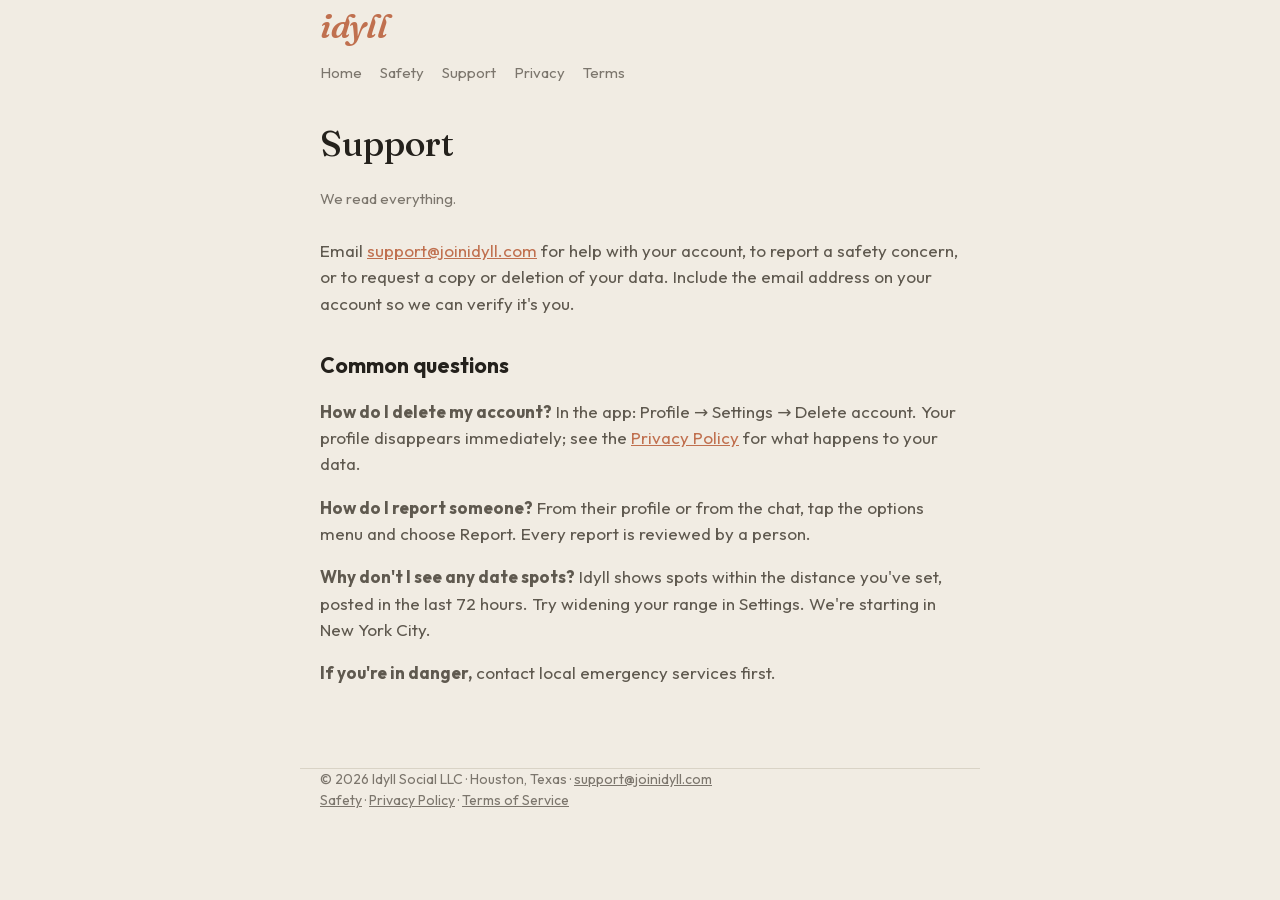
<file: support/index.html>
<!doctype html><html lang="en"><head><title>Support — Idyll</title><meta charset="utf-8"><meta name="viewport" content="width=device-width,initial-scale=1"><link rel="stylesheet" href="/fonts/fonts.css"><link rel="stylesheet" href="/styles.css?v=2"></head><body>
<header class="wrap"><a class="wordmark" href="/">idyll</a><nav style="margin-top:8px"><a href="/">Home</a><a href="/safety">Safety</a><a href="/support">Support</a><a href="/privacy">Privacy</a><a href="/terms">Terms</a></nav></header>
<main class="wrap doc">
<h1>Support</h1>
<p class="meta">We read everything.</p>
<p>Email <a href="mailto:support@joinidyll.com">support@joinidyll.com</a> for help with your account, to report a safety concern, or to request a copy or deletion of your data. Include the email address on your account so we can verify it's you.</p>
<h2>Common questions</h2>
<p><strong>How do I delete my account?</strong> In the app: Profile → Settings → Delete account. Your profile disappears immediately; see the <a href="/privacy">Privacy Policy</a> for what happens to your data.</p>
<p><strong>How do I report someone?</strong> From their profile or from the chat, tap the options menu and choose Report. Every report is reviewed by a person.</p>
<p><strong>Why don't I see any date spots?</strong> Idyll shows spots within the distance you've set, posted in the last 72 hours. Try widening your range in Settings. We're starting in New York City.</p>
<p><strong>If you're in danger,</strong> contact local emergency services first.</p>
</main>
<footer class="wrap">© 2026 Idyll Social LLC · Houston, Texas · <a href="mailto:support@joinidyll.com">support@joinidyll.com</a><br><a href="/safety">Safety</a> · <a href="/privacy">Privacy Policy</a> · <a href="/terms">Terms of Service</a></footer>
</body></html>
</file>
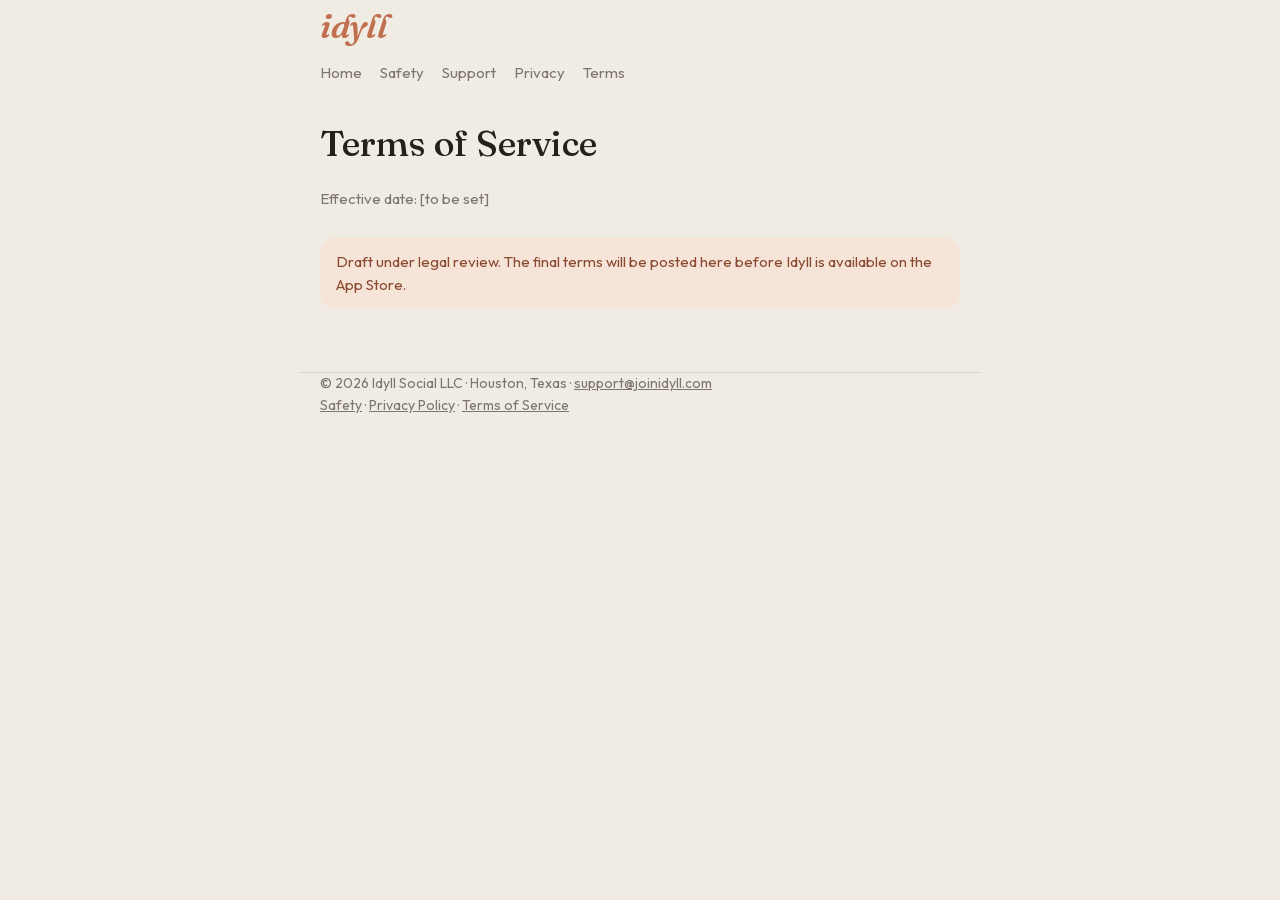
<file: terms/index.html>
<!doctype html><html lang="en"><head><title>Terms of Service — Idyll</title><meta charset="utf-8"><meta name="viewport" content="width=device-width,initial-scale=1"><link rel="stylesheet" href="/fonts/fonts.css"><link rel="stylesheet" href="/styles.css?v=2"></head><body>
<header class="wrap"><a class="wordmark" href="/">idyll</a><nav style="margin-top:8px"><a href="/">Home</a><a href="/safety">Safety</a><a href="/support">Support</a><a href="/privacy">Privacy</a><a href="/terms">Terms</a></nav></header>
<main class="wrap doc">
<h1>Terms of Service</h1>
<p class="meta">Effective date: [to be set]</p>
<div class="notice">Draft under legal review. The final terms will be posted here before Idyll is available on the App Store.</div>
<!-- PASTE FINAL TERMS HTML BELOW THIS LINE -->
</main>
<footer class="wrap">© 2026 Idyll Social LLC · Houston, Texas · <a href="mailto:support@joinidyll.com">support@joinidyll.com</a><br><a href="/safety">Safety</a> · <a href="/privacy">Privacy Policy</a> · <a href="/terms">Terms of Service</a></footer>
</body></html>
</file>
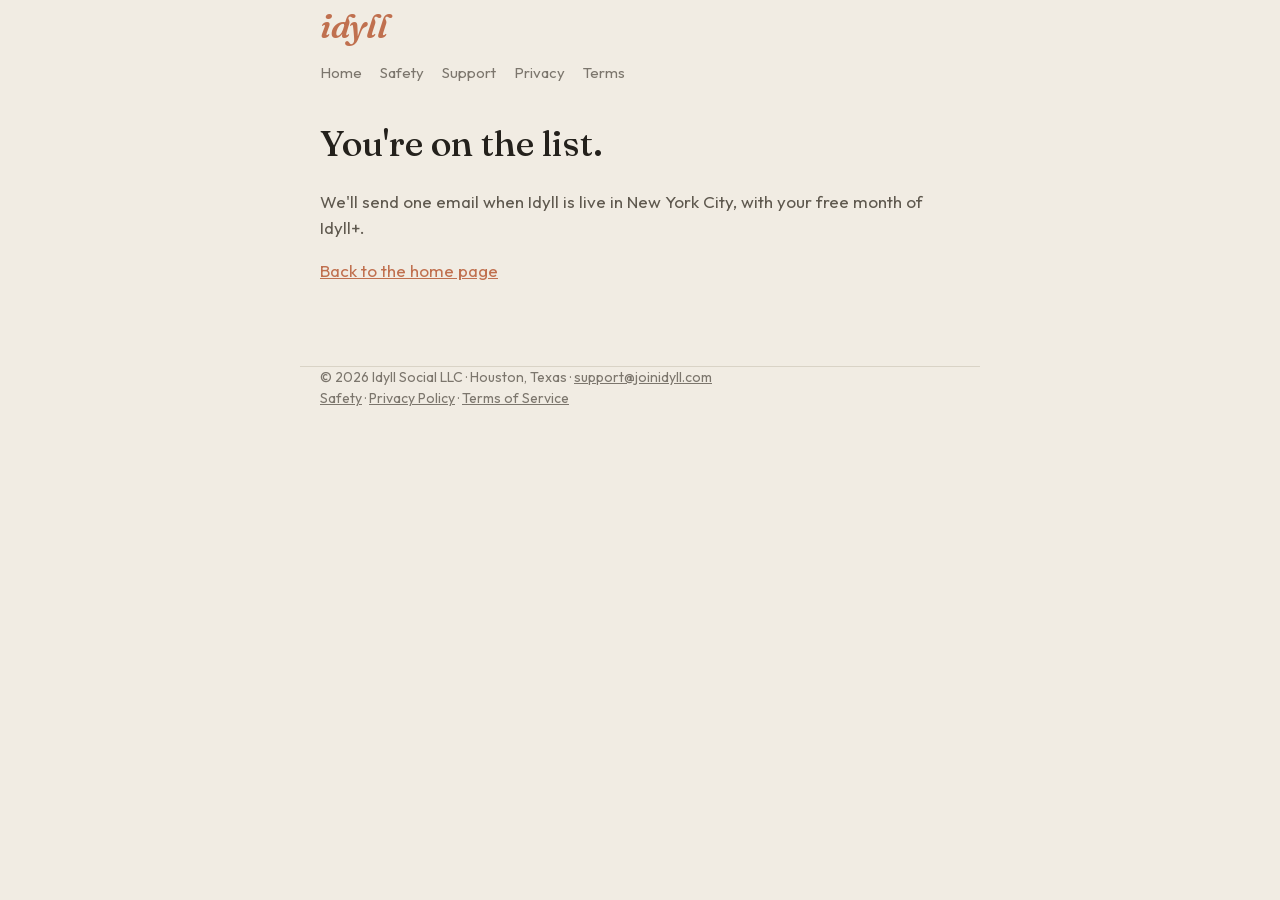
<file: thanks/index.html>
<!doctype html><html lang="en"><head><title>You're on the list — Idyll</title><meta charset="utf-8"><meta name="viewport" content="width=device-width,initial-scale=1"><link rel="stylesheet" href="/fonts/fonts.css"><link rel="stylesheet" href="/styles.css?v=2"></head><body>
<header class="wrap"><a class="wordmark" href="/">idyll</a><nav style="margin-top:8px"><a href="/">Home</a><a href="/safety">Safety</a><a href="/support">Support</a><a href="/privacy">Privacy</a><a href="/terms">Terms</a></nav></header>
<main class="wrap doc">
<h1>You're on the list.</h1>
<p>We'll send one email when Idyll is live in New York City, with your free month of Idyll+.</p>
<p><a href="/">Back to the home page</a></p>
</main>
<footer class="wrap">© 2026 Idyll Social LLC · Houston, Texas · <a href="mailto:support@joinidyll.com">support@joinidyll.com</a><br><a href="/safety">Safety</a> · <a href="/privacy">Privacy Policy</a> · <a href="/terms">Terms of Service</a></footer>
</body></html>
</file>
<file: fonts/fonts.css>
/* vietnamese */
@font-face {
  font-family: 'Fraunces';
  font-style: italic;
  font-weight: 300 700;
  font-display: swap;
  src: url(/fonts/font-1.woff2) format('woff2');
  unicode-range: U+0102-0103, U+0110-0111, U+0128-0129, U+0168-0169, U+01A0-01A1, U+01AF-01B0, U+0300-0301, U+0303-0304, U+0308-0309, U+0323, U+0329, U+1EA0-1EF9, U+20AB;
}
/* latin-ext */
@font-face {
  font-family: 'Fraunces';
  font-style: italic;
  font-weight: 300 700;
  font-display: swap;
  src: url(/fonts/font-2.woff2) format('woff2');
  unicode-range: U+0100-02BA, U+02BD-02C5, U+02C7-02CC, U+02CE-02D7, U+02DD-02FF, U+0304, U+0308, U+0329, U+1D00-1DBF, U+1E00-1E9F, U+1EF2-1EFF, U+2020, U+20A0-20AB, U+20AD-20C4, U+2113, U+2C60-2C7F, U+A720-A7FF;
}
/* latin */
@font-face {
  font-family: 'Fraunces';
  font-style: italic;
  font-weight: 300 700;
  font-display: swap;
  src: url(/fonts/font-3.woff2) format('woff2');
  unicode-range: U+0000-00FF, U+0131, U+0152-0153, U+02BB-02BC, U+02C6, U+02DA, U+02DC, U+0304, U+0308, U+0329, U+2000-206F, U+20AC, U+2122, U+2191, U+2193, U+2212, U+2215, U+FEFF, U+FFFD;
}
/* vietnamese */
@font-face {
  font-family: 'Fraunces';
  font-style: normal;
  font-weight: 300 700;
  font-display: swap;
  src: url(/fonts/font-5.woff2) format('woff2');
  unicode-range: U+0102-0103, U+0110-0111, U+0128-0129, U+0168-0169, U+01A0-01A1, U+01AF-01B0, U+0300-0301, U+0303-0304, U+0308-0309, U+0323, U+0329, U+1EA0-1EF9, U+20AB;
}
/* latin-ext */
@font-face {
  font-family: 'Fraunces';
  font-style: normal;
  font-weight: 300 700;
  font-display: swap;
  src: url(/fonts/font-6.woff2) format('woff2');
  unicode-range: U+0100-02BA, U+02BD-02C5, U+02C7-02CC, U+02CE-02D7, U+02DD-02FF, U+0304, U+0308, U+0329, U+1D00-1DBF, U+1E00-1E9F, U+1EF2-1EFF, U+2020, U+20A0-20AB, U+20AD-20C4, U+2113, U+2C60-2C7F, U+A720-A7FF;
}
/* latin */
@font-face {
  font-family: 'Fraunces';
  font-style: normal;
  font-weight: 300 700;
  font-display: swap;
  src: url(/fonts/font-4.woff2) format('woff2');
  unicode-range: U+0000-00FF, U+0131, U+0152-0153, U+02BB-02BC, U+02C6, U+02DA, U+02DC, U+0304, U+0308, U+0329, U+2000-206F, U+20AC, U+2122, U+2191, U+2193, U+2212, U+2215, U+FEFF, U+FFFD;
}
/* latin-ext */
@font-face {
  font-family: 'Outfit';
  font-style: normal;
  font-weight: 300 700;
  font-display: swap;
  src: url(/fonts/font-8.woff2) format('woff2');
  unicode-range: U+0100-02BA, U+02BD-02C5, U+02C7-02CC, U+02CE-02D7, U+02DD-02FF, U+0304, U+0308, U+0329, U+1D00-1DBF, U+1E00-1E9F, U+1EF2-1EFF, U+2020, U+20A0-20AB, U+20AD-20C4, U+2113, U+2C60-2C7F, U+A720-A7FF;
}
/* latin */
@font-face {
  font-family: 'Outfit';
  font-style: normal;
  font-weight: 300 700;
  font-display: swap;
  src: url(/fonts/font-7.woff2) format('woff2');
  unicode-range: U+0000-00FF, U+0131, U+0152-0153, U+02BB-02BC, U+02C6, U+02DA, U+02DC, U+0304, U+0308, U+0329, U+2000-206F, U+20AC, U+2122, U+2191, U+2193, U+2212, U+2215, U+FEFF, U+FFFD;
}
</file>
<file: styles.css>
:root{--oat:#F1ECE3;--cream:#FBF8F2;--blush:#E9D8D2;--oatdeep:#E7E2D6;--hair:#D9D3C6;--ink:#24211C;--body:#5F594F;--sec:#7C766D;--accent:#C0704F;--accentsoft:#F7E4D9;--dest:#9E3B2A}
*{box-sizing:border-box}html{-webkit-text-size-adjust:100%}
body{margin:0;background:var(--oat);color:var(--ink);font-family:Outfit,system-ui,-apple-system,sans-serif;font-size:17px;line-height:1.55}
a{color:var(--accent)}
.wrap{max-width:680px;margin:0 auto;padding:0 20px}
header{padding:28px 0 8px}
.wordmark{font-family:Fraunces,Georgia,serif;font-weight:600;font-style:italic;font-size:34px;color:var(--accent);text-decoration:none;letter-spacing:-.01em}
nav{font-size:15px;color:var(--sec)}nav a{color:var(--sec);text-decoration:none;margin-right:18px}nav a:hover{color:var(--ink)}
.hero{padding:56px 0 32px}
.hero h1{font-family:Fraunces,Georgia,serif;font-weight:500;font-size:clamp(34px,6vw,52px);line-height:1.08;margin:0 0 16px;letter-spacing:-.015em}
.hero p{font-size:19px;color:var(--body);max-width:520px;margin:0 0 28px}
.card{background:var(--cream);border-radius:22px;padding:22px;box-shadow:0 1px 0 var(--hair)}
form{display:flex;gap:10px;flex-wrap:wrap}
input[type=email]{flex:1 1 220px;min-height:48px;border:1px solid var(--hair);border-radius:14px;padding:0 14px;font:inherit;background:#fff;color:var(--ink)}
button{min-height:48px;border:0;border-radius:14px;padding:0 20px;font:inherit;font-weight:600;background:var(--accent);color:var(--cream);cursor:pointer}
button:hover{filter:brightness(.95)}
.fine{font-size:14px;color:var(--sec);margin-top:12px}
.tiles{display:grid;grid-template-columns:repeat(auto-fit,minmax(180px,1fr));gap:12px;margin:36px 0}
.tile{border-radius:18px;padding:16px;background:var(--oatdeep)}
.tile:nth-child(3n+1){background:#DDE7DD;color:#375244}.tile:nth-child(3n+2){background:var(--accentsoft);color:#8A4A30}.tile:nth-child(3n+3){background:#E9E4D9;color:var(--body)}
.tile b{display:block;font-size:13px;letter-spacing:.06em;text-transform:uppercase;opacity:.8;margin-bottom:6px}
main.doc{padding:24px 20px 64px}main.doc h1{font-family:Fraunces,Georgia,serif;font-weight:500;font-size:36px;margin:8px 0 4px}
main.doc .meta{color:var(--sec);font-size:15px;margin-bottom:28px}
main.doc h2{font-size:21px;margin:32px 0 8px}main.doc p,main.doc li{color:var(--body)}main.doc table{border-collapse:collapse;width:100%;font-size:15px}main.doc td,main.doc th{border-top:1px solid var(--hair);padding:8px 6px;text-align:left;vertical-align:top}
.notice{background:var(--accentsoft);color:#8A4A30;border-radius:14px;padding:12px 16px;font-size:15px}
footer{padding:40px 0 48px;color:var(--sec);font-size:14px;border-top:1px solid var(--hair);margin-top:48px}
footer a{color:var(--sec)}
</file>
